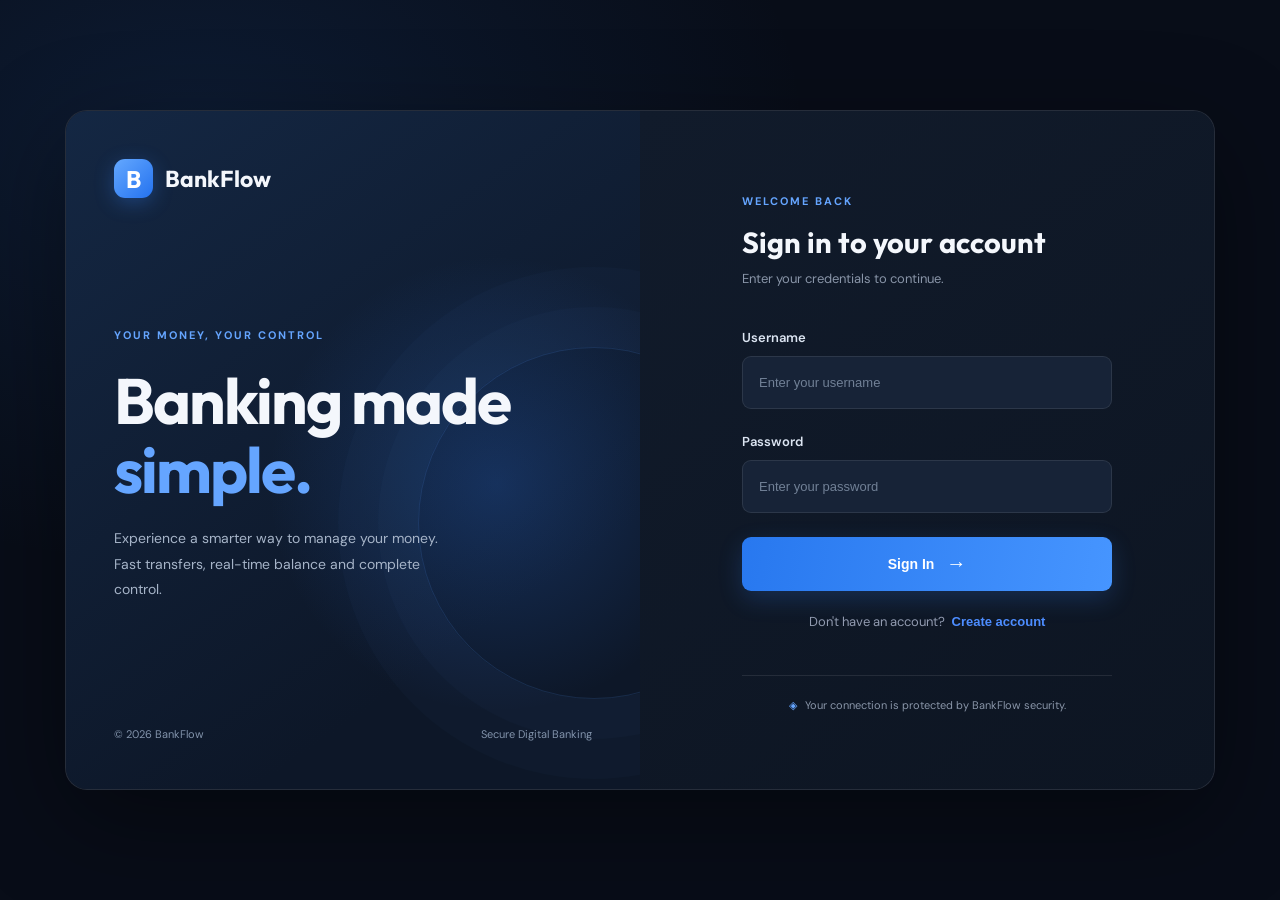
<file: Front-End/index.html>
<!DOCTYPE html>
<html lang="en">
<head>
    <meta charset="UTF-8">
    <meta name="viewport" content="width=device-width, initial-scale=1.0">
    <title>BankFlow | Digital Banking</title>

    <link rel="stylesheet" href="css/style.css">
    <script src="js/app.js" defer></script>
</head>
<body>

<main class="login-container">

    <!-- Left Side: Branding -->
    <section class="brand-section">

        <div class="brand-logo">
            <div class="logo-icon">B</div>
            <span>BankFlow</span>
        </div>

        <div class="brand-content">
            <span class="brand-tag">YOUR MONEY, YOUR CONTROL</span>

            <h1>
                Banking made<br>
                <span>simple.</span>
            </h1>

            <p>
                Experience a smarter way to manage your money.
                Fast transfers, real-time balance and complete control.
            </p>
        </div>

        <div class="brand-footer">
            <span>© 2026 BankFlow</span>
            <span>Secure Digital Banking</span>
        </div>

    </section>

    <!-- Right Side: Forms -->
    <section class="form-section">

        <div class="form-wrapper">

            <!-- LOGIN FORM -->
            <div id="loginView">

                <div class="welcome-text">
                    <span class="welcome-label">WELCOME BACK</span>
                    <h2>Sign in to your account</h2>
                    <p>Enter your credentials to continue.</p>
                </div>

                <form id="loginForm">

                    <div class="form-group">
                        <label for="username">Username</label>
                        <input
                            type="text"
                            id="username"
                            placeholder="Enter your username"
                            required
                        >
                    </div>

                    <div class="form-group">
                        <label for="password">Password</label>
                        <input
                            type="password"
                            id="password"
                            placeholder="Enter your password"
                            required
                        >
                    </div>

                    <button type="submit" id="loginButton">
                        Sign In
                        <span>→</span>
                    </button>

                    <p id="loginMessage"></p>

                </form>

                <p class="auth-switch">
                    Don't have an account?
                    <button type="button" id="showRegister">
                        Create account
                    </button>
                </p>

            </div>

            <!-- REGISTER FORM -->
            <div id="registerView" hidden>

                <div class="welcome-text">
                    <span class="welcome-label">JOIN BANKFLOW</span>
                    <h2>Create your account</h2>
                    <p>Start your smarter banking experience today.</p>
                </div>

                <form id="registerForm">

                    <div class="form-group">
                        <label for="fullName">Full Name</label>
                        <input
                            type="text"
                            id="fullName"
                            placeholder="Enter your full name"
                            required
                        >
                    </div>

                    <div class="form-group">
                        <label for="email">Email Address</label>
                        <input
                            type="email"
                            id="email"
                            placeholder="Enter your email"
                            required
                        >
                    </div>

                    <div class="form-group">
                        <label for="registerUsername">Username</label>
                        <input
                            type="text"
                            id="registerUsername"
                            placeholder="Choose a username"
                            required
                        >
                    </div>

                    <div class="form-group">
                        <label for="registerPassword">Password</label>
                        <input
                            type="password"
                            id="registerPassword"
                            placeholder="Create a password"
                            required
                            minlength="6"
                        >
                    </div>

                    <div class="form-group">
                        <label for="confirmPassword">Confirm Password</label>
                        <input
                            type="password"
                            id="confirmPassword"
                            placeholder="Confirm your password"
                            required
                            minlength="6"
                        >
                    </div>

                    <button type="submit" id="registerButton">
                        Create Account
                        <span>→</span>
                    </button>

                    <p id="registerMessage"></p>

                </form>

                <p class="auth-switch">
                    Already have an account?
                    <button type="button" id="showLogin">
                        Sign in
                    </button>
                </p>

            </div>

            <div class="security-note">
                <span>◈</span>
                Your connection is protected by BankFlow security.
            </div>

        </div>

    </section>

</main>

</body>
</html>
</file>
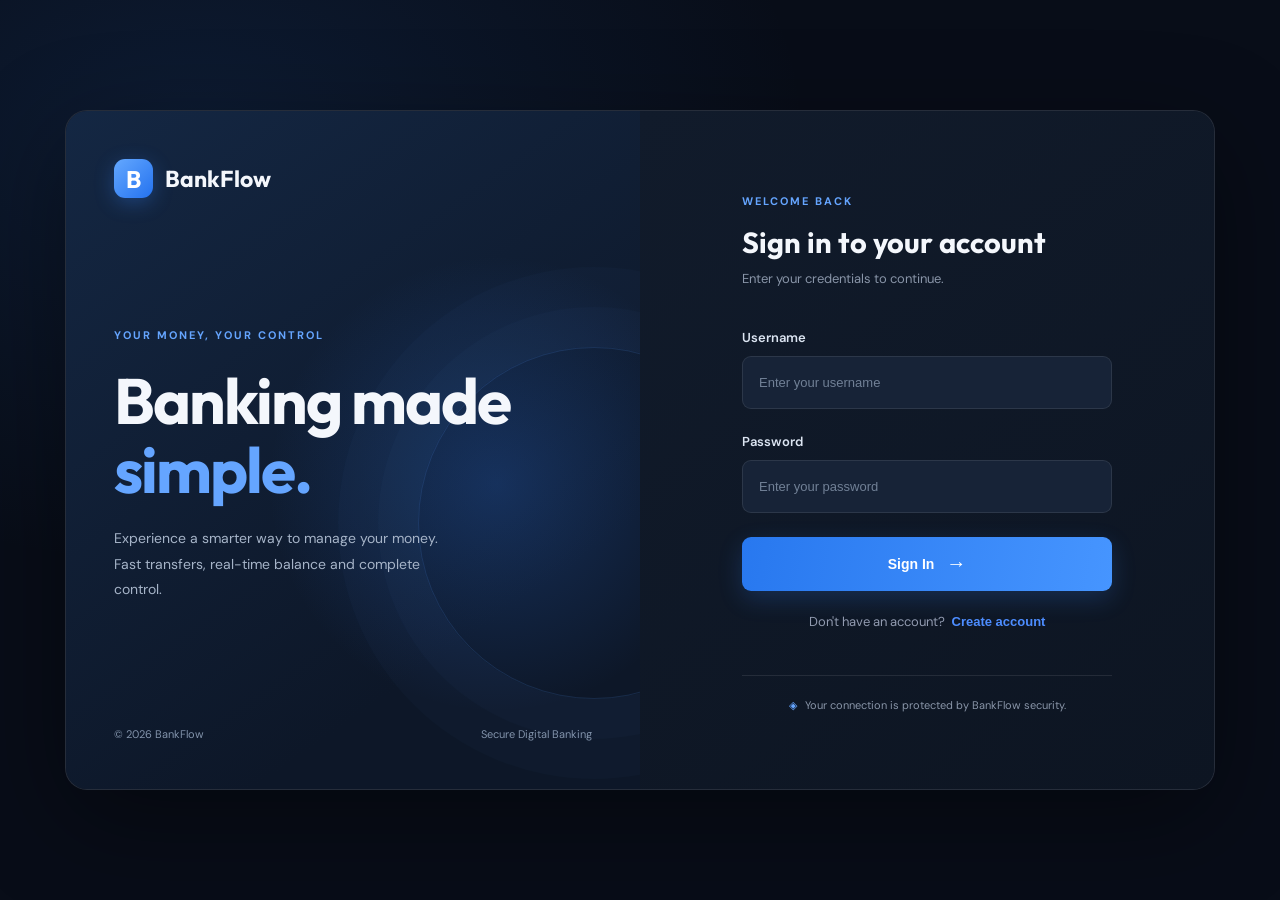
<file: Front-End/dashboard.html>
<!DOCTYPE html>
<html lang="en">

<head>
    <meta charset="UTF-8">
    <meta name="viewport" content="width=device-width, initial-scale=1.0">

    <title>BankFlow | Dashboard</title>

    <link rel="preconnect" href="https://fonts.googleapis.com">
    <link rel="preconnect" href="https://fonts.gstatic.com" crossorigin>

    <link href="https://fonts.googleapis.com/css2?family=DM+Sans:wght@400;500;600;700&family=Outfit:wght@400;500;600;700;800&display=swap" rel="stylesheet">

    <link rel="stylesheet" href="css/dashboard.css">

    <script src="js/rpc.js" defer></script>
    <script src="js/dashboard.js" defer></script>
</head>

<body>

<div id="dashboardView">

    <!-- SIDEBAR OVERLAY -->
    <div class="sidebar-overlay" id="sidebarOverlay"></div>


    <!-- SIDEBAR -->
    <aside class="sidebar" id="sidebar">

        <div class="sidebar-brand">

            <div class="brand-icon">B</div>

            <span>Bank<span class="blue-text">Flow</span></span>

            <button id="closeSidebar" class="close-sidebar">
                &times;
            </button>

        </div>


        <div class="sidebar-label">MAIN MENU</div>


        <nav class="sidebar-nav">

            <button class="nav-item active" data-page="dashboard">

                <span>◈</span>
                Dashboard

            </button>


            <button class="nav-item" id="navTransfer">

                <span>↗</span>
                Transfer Money

            </button>


            <button class="nav-item" data-page="transactions">

                <span>↕</span>
                Transactions

            </button>


            <div class="sidebar-label">RPC MANAGEMENT</div>


            <a href="rpc-monitor.html" class="nav-item">

                <span>⌁</span>
                RPC Monitor

            </a>


            <a href="rpc-methods.html" class="nav-item">

                <span>⌘</span>
                RPC Methods

            </a>

        </nav>


        <!-- SIDEBAR BOTTOM -->
        <div class="sidebar-bottom">

            <button id="sidebarLogout" class="sidebar-logout">
                ↗ Logout
            </button>

        </div>

    </aside>



    <!-- MAIN CONTENT -->
    <div class="dashboard-content">


        <!-- HEADER -->
        <header class="dashboard-header">

            <div class="header-left">

                <button id="menuToggle" class="menu-toggle">
                    ☰
                </button>

                <div class="dashboard-brand">

                    <div class="brand-icon">B</div>

                    <span>Bank<span class="blue-text">Flow</span></span>

                </div>

            </div>


            <div class="dashboard-user">

                <div class="user-avatar" id="userAvatar">U</div>

                <div class="user-info">

                    <strong id="dashboardUsername">User</strong>

                    <span>Personal Account</span>

                </div>

                <button id="logoutButton" class="logout-button">
                    Logout ↗
                </button>

            </div>

        </header>



        <!-- DASHBOARD PAGE -->
        <main class="dashboard-main" id="dashboardPage">


            <!-- WELCOME -->
            <section class="dashboard-welcome">

                <div>

                    <p class="dashboard-label">OVERVIEW</p>

                    <h1>
                        Welcome back,
                        <span id="welcomeName">User</span>
                    </h1>

                    <p>
                        Here's what's happening with your money today.
                    </p>

                </div>


                <div class="status-badge">

                    <span></span>
                    Account Active

                </div>

            </section>



            <!-- BALANCE -->
            <section class="balance-card">


                <div class="balance-top">

                    <span>Total Balance</span>

                    <span class="balance-icon">◈</span>

                </div>


                <h2 id="accountBalance">
                    0.00 <small>MAD</small>
                </h2>


                <div class="account-details">

                    <div>

                        <span>ACCOUNT NUMBER</span>

                        <strong id="accountNumber">
                            Loading...
                        </strong>

                    </div>


                    <span class="account-type">
                        BANKFLOW • STANDARD
                    </span>

                </div>

            </section>



            <!-- QUICK ACTIONS -->
            <section class="quick-actions">

                <h2>Quick Actions</h2>


                <div class="actions-grid">


                    <button class="action-card" id="showTransfer">

                        <span>↗</span>

                        <strong>Transfer</strong>

                        <small>Send money</small>

                    </button>



                    <button class="action-card" id="showTransactions">

                        <span>↕</span>

                        <strong>History</strong>

                        <small>View activity</small>

                    </button>



                    <button class="action-card" id="refreshBalance">

                        <span>⟳</span>

                        <strong>Refresh</strong>

                        <small>Update balance</small>

                    </button>


                </div>

            </section>



            <!-- TRANSACTIONS -->
            <section class="transactions-section" id="transactionsSection">


                <div class="section-heading">

                    <div>

                        <p class="dashboard-label">ACTIVITY</p>

                        <h2>Recent Transactions</h2>

                    </div>


                    <span class="view-all">
                        Latest activity
                    </span>

                </div>



                <div id="transactionsList" class="transactions-list">

                    <p class="empty-transactions">
                        Your transactions will appear here.
                    </p>

                </div>

            </section>


        </main>

    </div>

</div>



<!-- TRANSFER MONEY MODAL -->
<div class="modal-overlay" id="transferModal">


    <div class="transfer-modal">


        <div class="modal-header">

            <div>

                <h2>Transfer Money</h2>

                <p>
                    Send money securely to another account.
                </p>

            </div>


            <button
                type="button"
                id="closeTransfer"
                class="close-modal">

                &times;

            </button>

        </div>



        <form id="transferForm">


            <div class="form-group">

                <label for="receiverAccount">
                    Receiver Account Number
                </label>


                <input
                    type="text"
                    id="receiverAccount"
                    placeholder="Example: BA1002"
                    required
                >

            </div>



            <div class="form-group">

                <label for="transferAmount">
                    Amount (MAD)
                </label>


                <input
                    type="number"
                    id="transferAmount"
                    placeholder="Enter amount"
                    min="0.01"
                    step="0.01"
                    required
                >

            </div>



            <p id="transferMessage"></p>


            <button type="submit" id="transferSubmit">
                Confirm Transfer
            </button>


        </form>

    </div>

</div>


</body>
</html>
</file>
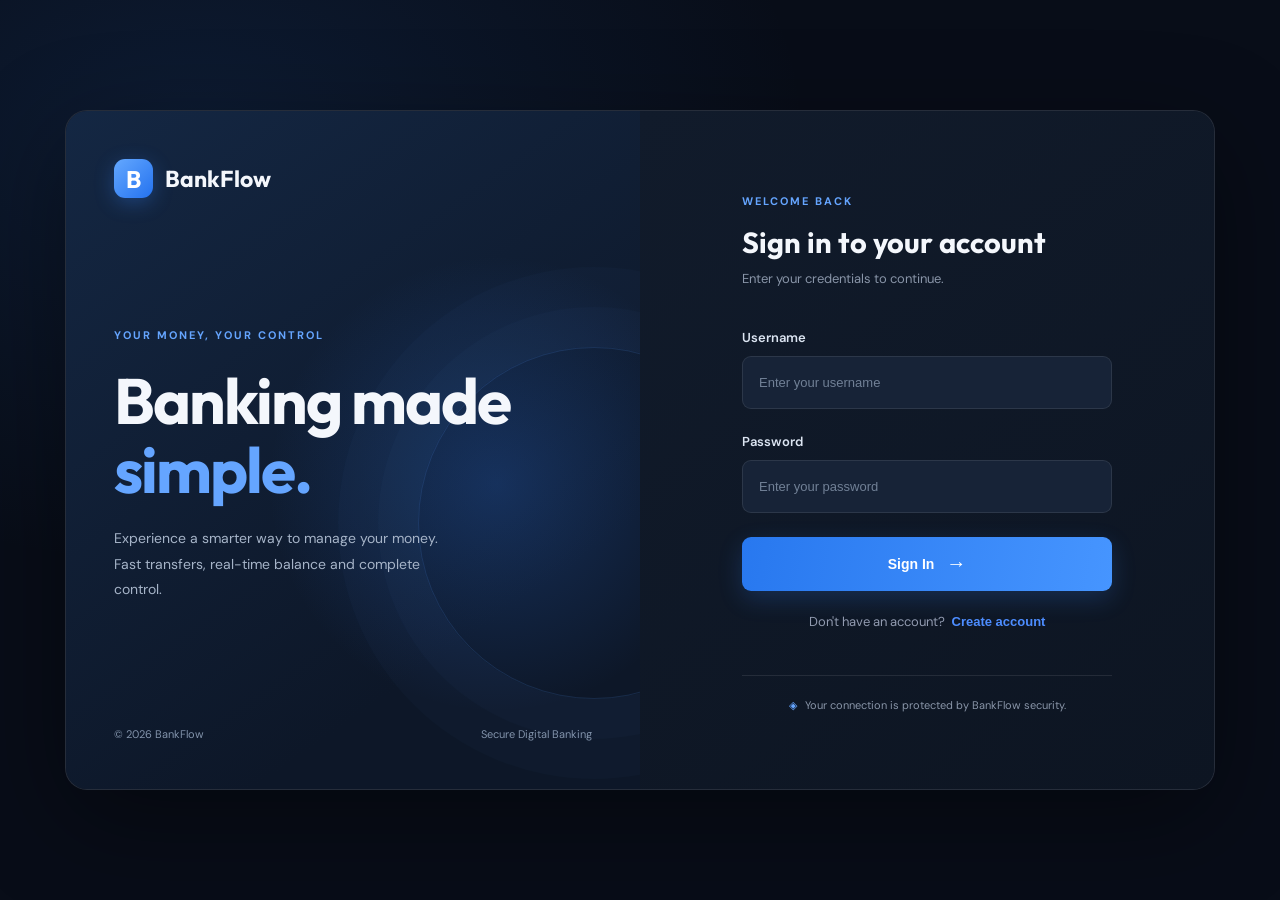
<file: Front-End/rpc-methods.html>
<!DOCTYPE html>
<html lang="en">

<head>
    <meta charset="UTF-8">
    <meta name="viewport" content="width=device-width, initial-scale=1.0">

    <title>BankFlow | RPC Methods</title>

    <link rel="preconnect" href="https://fonts.googleapis.com">
    <link rel="preconnect" href="https://fonts.gstatic.com" crossorigin>

    <link href="https://fonts.googleapis.com/css2?family=DM+Sans:wght@400;500;600;700&family=Outfit:wght@400;500;600;700;800&display=swap" rel="stylesheet">

    <link rel="stylesheet" href="css/dashboard.css">
    <link rel="stylesheet" href="css/rpc-monitor.css">
    <link rel="stylesheet" href="css/rpc-methods.css">

    <script src="js/rpc.js" defer></script>
    <script src="js/rpc-methods.js" defer></script>
</head>

<body>

<div id="dashboardView">

    <!-- SIDEBAR -->
    <aside class="sidebar" id="sidebar">

        <div class="sidebar-brand">

            <div class="brand-icon">B</div>

            <span>Bank<span class="blue-text">Flow</span></span>

            <button id="closeSidebar" class="close-sidebar">
                &times;
            </button>

        </div>

        <div class="sidebar-label">MAIN MENU</div>

        <nav class="sidebar-nav">

            <a href="dashboard.html" class="nav-item">
                <span>◈</span>
                Dashboard
            </a>

            <a href="dashboard.html" class="nav-item">
                <span>↗</span>
                Transfer Money
            </a>

            <a href="dashboard.html" class="nav-item">
                <span>↕</span>
                Transactions
            </a>

            <div class="sidebar-label">RPC MANAGEMENT</div>

            <a href="rpc-monitor.html" class="nav-item">
                <span>⌁</span>
                RPC Monitor
            </a>

            <a href="rpc-methods.html" class="nav-item active">
                <span>⌘</span>
                RPC Methods
            </a>

        </nav>

        <div class="sidebar-bottom">

            <button id="sidebarLogout" class="sidebar-logout">
                ↗ Logout
            </button>

        </div>

    </aside>


    <!-- MAIN CONTENT -->
    <div class="dashboard-content">

        <!-- HEADER -->
        <header class="dashboard-header">

            <div class="header-left">

                <button id="menuToggle" class="menu-toggle">
                    ☰
                </button>

                <div class="dashboard-brand">

                    <div class="brand-icon">B</div>

                    <span>Bank<span class="blue-text">Flow</span></span>

                </div>

            </div>

            <div class="dashboard-user">

                <div class="user-avatar" id="userAvatar">U</div>

                <div class="user-info">

                    <strong id="dashboardUsername">User</strong>

                    <span>Personal Account</span>

                </div>

                <button id="logoutButton" class="logout-button">
                    Logout ↗
                </button>

            </div>

        </header>


        <!-- RPC METHODS CONTENT -->
        <main class="rpc-methods-main">

            <section class="methods-heading">

                <div>

                    <p class="dashboard-label">RPC MANAGEMENT</p>

                    <h1>RPC Methods Explorer</h1>

                    <p>
                        Explore the remote procedures exposed by the BankFlow server.
                    </p>

                </div>

                <div class="methods-version">
                    JSON-RPC 2.0
                </div>

            </section>


            <!-- CONNECTION INFORMATION -->
            <section class="methods-info-grid">

                <div class="method-info-card">

                    <span>PROTOCOL</span>

                    <strong>JSON-RPC 2.0</strong>

                </div>

                <div class="method-info-card">

                    <span>TRANSPORT</span>

                    <strong>HTTP POST</strong>

                </div>

                <div class="method-info-card">

                    <span>ENDPOINT</span>

                    <strong>/rpc</strong>

                </div>

                <div class="method-info-card">

                    <span>AVAILABLE METHODS</span>

                    <strong>7 Methods</strong>

                </div>

            </section>


            <!-- INTRODUCTION -->
            <section class="methods-introduction">

                <div class="methods-intro-icon">⌘</div>

                <div>

                    <h2>Remote Procedure Catalog</h2>

                    <p>
                        Each method represents an operation that a client
                        can request from the remote BankFlow server.
                        Requests are sent using JSON-RPC 2.0 over HTTP.
                    </p>

                </div>

            </section>


            <!-- METHODS LIST -->
            <section class="methods-section">

                <div class="methods-section-heading">

                    <div>

                        <p class="dashboard-label">SERVER API</p>

                        <h2>Available Procedures</h2>

                    </div>

                    <span>7 Remote Methods</span>

                </div>


                <div class="methods-grid" id="methodsGrid">


                    <!-- LOGIN -->
                    <article class="method-card">

                        <div class="method-card-top">

                            <span class="method-category auth">
                                AUTHENTICATION
                            </span>

                            <span class="method-number">01</span>

                        </div>

                        <h3>login</h3>

                        <p>
                            Authenticates a user and creates a server session.
                        </p>

                        <div class="method-meta">
                            <span>Parameters: 2</span>
                            <span>Session Required: No</span>
                        </div>

                        <button class="method-view-button" data-method="login">
                            View Documentation →
                        </button>

                    </article>


                    <!-- REGISTER -->
                    <article class="method-card">

                        <div class="method-card-top">

                            <span class="method-category auth">
                                AUTHENTICATION
                            </span>

                            <span class="method-number">02</span>

                        </div>

                        <h3>register</h3>

                        <p>
                            Creates a new user account and associated bank account.
                        </p>

                        <div class="method-meta">
                            <span>Parameters: 4</span>
                            <span>Session Required: No</span>
                        </div>

                        <button class="method-view-button" data-method="register">
                            View Documentation →
                        </button>

                    </article>


                    <!-- GET MY ACCOUNT -->
                    <article class="method-card">

                        <div class="method-card-top">

                            <span class="method-category account">
                                ACCOUNT
                            </span>

                            <span class="method-number">03</span>

                        </div>

                        <h3>getMyAccount</h3>

                        <p>
                            Retrieves the authenticated user's account information.
                        </p>

                        <div class="method-meta">
                            <span>Parameters: 0</span>
                            <span>Session Required: Yes</span>
                        </div>

                        <button class="method-view-button" data-method="getMyAccount">
                            View Documentation →
                        </button>

                    </article>


                    <!-- GET BALANCE -->
                    <article class="method-card">

                        <div class="method-card-top">

                            <span class="method-category account">
                                ACCOUNT
                            </span>

                            <span class="method-number">04</span>

                        </div>

                        <h3>getBalance</h3>

                        <p>
                            Retrieves the balance of an account owned by the user.
                        </p>

                        <div class="method-meta">
                            <span>Parameters: 1</span>
                            <span>Session Required: Yes</span>
                        </div>

                        <button class="method-view-button" data-method="getBalance">
                            View Documentation →
                        </button>

                    </article>


                    <!-- TRANSFER -->
                    <article class="method-card">

                        <div class="method-card-top">

                            <span class="method-category banking">
                                BANKING
                            </span>

                            <span class="method-number">05</span>

                        </div>

                        <h3>transferMoney</h3>

                        <p>
                            Transfers money between two bank accounts.
                        </p>

                        <div class="method-meta">
                            <span>Parameters: 3</span>
                            <span>Session Required: Yes</span>
                        </div>

                        <button class="method-view-button" data-method="transferMoney">
                            View Documentation →
                        </button>

                    </article>


                    <!-- TRANSACTIONS -->
                    <article class="method-card">

                        <div class="method-card-top">

                            <span class="method-category banking">
                                BANKING
                            </span>

                            <span class="method-number">06</span>

                        </div>

                        <h3>getTransactions</h3>

                        <p>
                            Retrieves the transaction history of an account.
                        </p>

                        <div class="method-meta">
                            <span>Parameters: 1</span>
                            <span>Session Required: Yes</span>
                        </div>

                        <button class="method-view-button" data-method="getTransactions">
                            View Documentation →
                        </button>

                    </article>


                    <!-- LOGOUT -->
                    <article class="method-card">

                        <div class="method-card-top">

                            <span class="method-category auth">
                                AUTHENTICATION
                            </span>

                            <span class="method-number">07</span>

                        </div>

                        <h3>logout</h3>

                        <p>
                            Invalidates the current user session on the server.
                        </p>

                        <div class="method-meta">
                            <span>Parameters: 0</span>
                            <span>Session Required: Yes</span>
                        </div>

                        <button class="method-view-button" data-method="logout">
                            View Documentation →
                        </button>

                    </article>


                </div>

            </section>


            <!-- METHOD DETAILS -->
            <section class="method-details-panel" id="methodDetailsPanel" hidden>

                <div class="method-details-header">

                    <div>

                        <p class="dashboard-label">METHOD DOCUMENTATION</p>

                        <h2 id="methodDetailsTitle">Method Name</h2>

                    </div>

                    <button id="closeMethodDetails">
                        &times;
                    </button>

                </div>

                <p id="methodDetailsDescription"></p>

                <h3>Parameters</h3>

                <div id="methodParameters"></div>

                <h3>JSON Request Example</h3>

                <pre><code id="methodRequestExample"></code></pre>

                <h3>JSON Response Example</h3>

                <pre><code id="methodResponseExample"></code></pre>

            </section>


            <!-- JSON-RPC STRUCTURE -->
            <section class="jsonrpc-explanation">

                <p class="dashboard-label">UNDER THE HOOD</p>

                <h2>JSON-RPC 2.0 Request Structure</h2>

                <p>
                    Every remote call follows a standardized JSON structure.
                </p>

                <pre><code>{
    "jsonrpc": "2.0",
    "method": "getMyAccount",
    "params": {},
    "id": "123"
}</code></pre>

                <div class="jsonrpc-fields">

                    <div>
                        <strong>jsonrpc</strong>
                        <span>Protocol version</span>
                    </div>

                    <div>
                        <strong>method</strong>
                        <span>Remote procedure name</span>
                    </div>

                    <div>
                        <strong>params</strong>
                        <span>Method arguments</span>
                    </div>

                    <div>
                        <strong>id</strong>
                        <span>Request identifier</span>
                    </div>

                </div>

            </section>

        </main>

    </div>

</div>

</body>
</html>
</file>
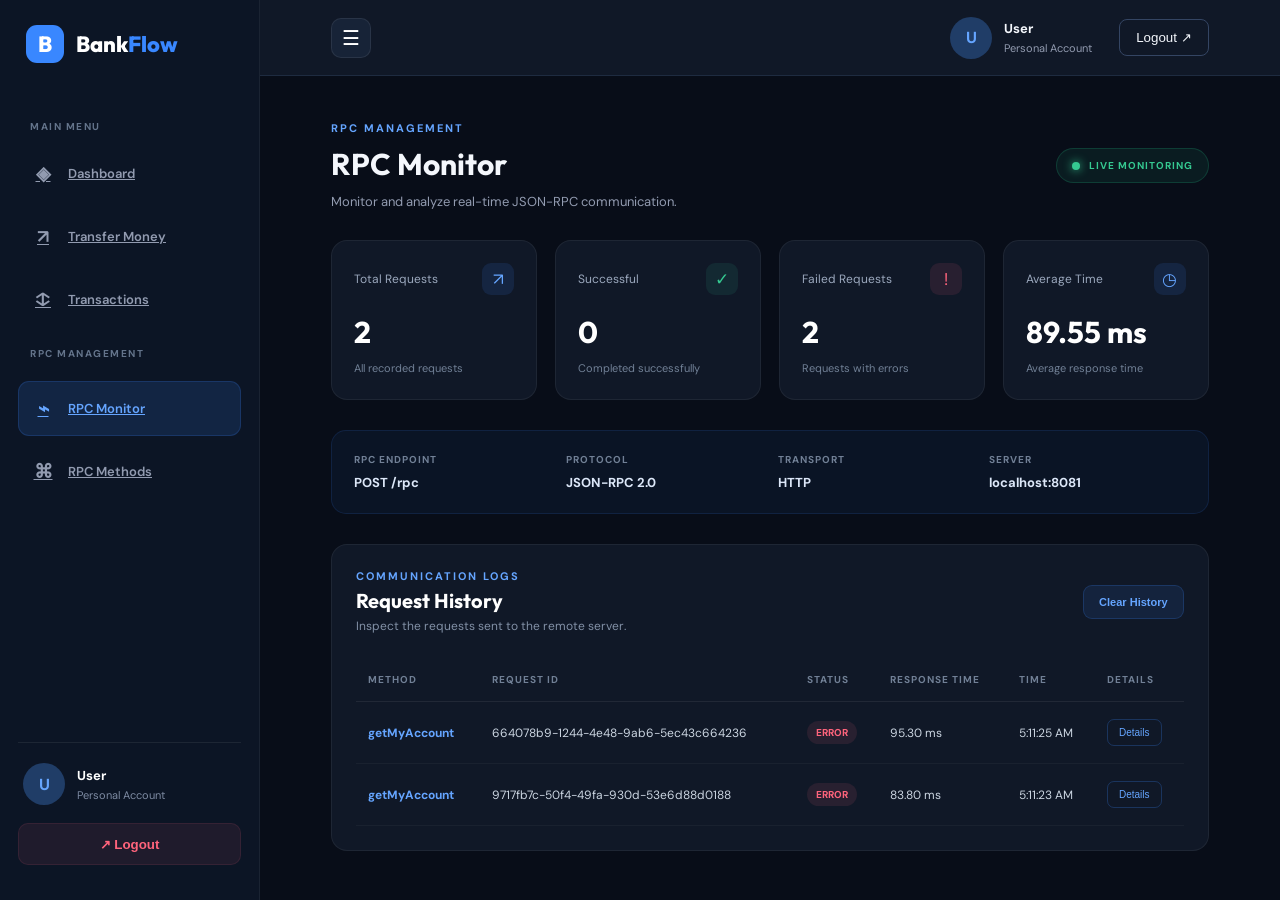
<file: Front-End/rpc-monitor.html>
<!DOCTYPE html>
<html lang="en">

<head>
    <meta charset="UTF-8">
    <meta name="viewport" content="width=device-width, initial-scale=1.0">

    <title>BankFlow | RPC Monitor</title>

    <link rel="preconnect" href="https://fonts.googleapis.com">
    <link rel="preconnect" href="https://fonts.gstatic.com" crossorigin>

    <link href="https://fonts.googleapis.com/css2?family=DM+Sans:wght@400;500;600;700&family=Outfit:wght@400;500;600;700;800&display=swap" rel="stylesheet">

    <link rel="stylesheet" href="css/dashboard.css">
    <link rel="stylesheet" href="css/rpc-monitor.css">

    <script src="js/rpc.js" defer></script>
    <script src="js/rpc-monitor.js" defer></script>
</head>

<body>

<div id="dashboardView">

    <!-- SIDEBAR OVERLAY -->
    <div class="sidebar-overlay" id="sidebarOverlay"></div>

    <!-- SIDEBAR -->
    <aside class="sidebar" id="sidebar">

        <div class="sidebar-brand">
            <div class="brand-icon">B</div>
            <span>Bank<span class="blue-text">Flow</span></span>

            <button id="closeSidebar" class="close-sidebar">&times;</button>
        </div>

        <div class="sidebar-label">MAIN MENU</div>

        <nav class="sidebar-nav">

            <a href="dashboard.html" class="nav-item">
                <span>◈</span>
                Dashboard
            </a>

            <a href="dashboard.html" class="nav-item">
                <span>↗</span>
                Transfer Money
            </a>

            <a href="dashboard.html" class="nav-item">
                <span>↕</span>
                Transactions
            </a>

            <div class="sidebar-label">RPC MANAGEMENT</div>

            <a href="rpc-monitor.html" class="nav-item active">
                <span>⌁</span>
                RPC Monitor
            </a>

            <a href="rpc-methods.html" class="nav-item">
                <span>⌘</span>
                RPC Methods
            </a>

        </nav>

        <div class="sidebar-bottom">

            <div class="sidebar-user">
                <div class="user-avatar" id="sidebarAvatar">U</div>

                <div>
                    <strong id="sidebarUsername">User</strong>
                    <small>Personal Account</small>
                </div>
            </div>

            <button id="sidebarLogout" class="sidebar-logout">
                ↗ Logout
            </button>

        </div>

    </aside>


    <!-- MAIN CONTENT -->
    <div class="dashboard-content">

        <!-- HEADER -->
        <header class="dashboard-header">

            <div class="header-left">

                <button id="menuToggle" class="menu-toggle">☰</button>

                <div class="dashboard-brand">
                    <div class="brand-icon">B</div>
                    <span>Bank<span class="blue-text">Flow</span></span>
                </div>

            </div>

            <div class="dashboard-user">

                <div class="user-avatar" id="userAvatar">U</div>

                <div class="user-info">
                    <strong id="dashboardUsername">User</strong>
                    <span>Personal Account</span>
                </div>

                <button id="logoutButton" class="logout-button">
                    Logout ↗
                </button>

            </div>

        </header>


        <!-- RPC MONITOR -->
        <main class="dashboard-main rpc-main">

            <!-- PAGE TITLE -->
            <section class="dashboard-welcome">

                <div>
                    <p class="dashboard-label">RPC MANAGEMENT</p>

                    <h1>RPC Monitor</h1>

                    <p>
                        Monitor and analyze real-time JSON-RPC communication.
                    </p>
                </div>

                <div class="rpc-live-status">
                    <span></span>
                    LIVE MONITORING
                </div>

            </section>


            <!-- STATISTICS -->
            <section class="rpc-stats">

                <div class="rpc-stat-card">
                    <div class="rpc-stat-top">
                        <span>Total Requests</span>
                        <span class="rpc-stat-icon">↗</span>
                    </div>

                    <h2 id="rpcTotalRequests">0</h2>
                    <small>All recorded requests</small>
                </div>


                <div class="rpc-stat-card">
                    <div class="rpc-stat-top">
                        <span>Successful</span>
                        <span class="rpc-stat-icon success-icon">✓</span>
                    </div>

                    <h2 id="rpcSuccessRequests">0</h2>
                    <small>Completed successfully</small>
                </div>


                <div class="rpc-stat-card">
                    <div class="rpc-stat-top">
                        <span>Failed Requests</span>
                        <span class="rpc-stat-icon error-icon">!</span>
                    </div>

                    <h2 id="rpcFailedRequests">0</h2>
                    <small>Requests with errors</small>
                </div>


                <div class="rpc-stat-card">
                    <div class="rpc-stat-top">
                        <span>Average Time</span>
                        <span class="rpc-stat-icon">◷</span>
                    </div>

                    <h2 id="rpcAverageTime">0 ms</h2>
                    <small>Average response time</small>
                </div>

            </section>


            <!-- CONNECTION INFORMATION -->
            <section class="rpc-connection-card">

                <div>
                    <span class="rpc-connection-label">RPC ENDPOINT</span>
                    <strong>POST /rpc</strong>
                </div>

                <div>
                    <span class="rpc-connection-label">PROTOCOL</span>
                    <strong>JSON-RPC 2.0</strong>
                </div>

                <div>
                    <span class="rpc-connection-label">TRANSPORT</span>
                    <strong>HTTP</strong>
                </div>

                <div>
                    <span class="rpc-connection-label">SERVER</span>
                    <strong>localhost:8081</strong>
                </div>

            </section>


            <!-- REQUEST HISTORY -->
            <section class="rpc-monitor-panel">

                <div class="rpc-panel-header">

                    <div>
                        <p class="dashboard-label">COMMUNICATION LOGS</p>
                        <h2>Request History</h2>
                        <p>Inspect the requests sent to the remote server.</p>
                    </div>

                    <button id="clearRpcLogs" class="rpc-clear-button">
                        Clear History
                    </button>

                </div>


                <!-- TABLE -->
                <div class="rpc-table-wrapper">

                    <table class="rpc-table">

                        <thead>
                            <tr>
                                <th>METHOD</th>
                                <th>REQUEST ID</th>
                                <th>STATUS</th>
                                <th>RESPONSE TIME</th>
                                <th>TIME</th>
                                <th>DETAILS</th>
                            </tr>
                        </thead>

                        <tbody id="rpcLogsList">

                            <tr>
                                <td colspan="6" class="rpc-empty">
                                    No RPC requests recorded yet.
                                </td>
                            </tr>

                        </tbody>

                    </table>

                </div>

            </section>


            <!-- REQUEST DETAILS -->
            <section class="rpc-details-panel" id="rpcDetailsPanel" hidden>

                <div class="rpc-panel-header">

                    <div>
                        <p class="dashboard-label">REQUEST INSPECTOR</p>
                        <h2>Request Details</h2>
                    </div>

                    <button id="closeRpcDetails" class="rpc-clear-button">
                        Close
                    </button>

                </div>

                <div class="rpc-details-grid">

                    <div class="rpc-json-box">
                        <h3>Request</h3>
                        <pre id="rpcRequestDetails"></pre>
                    </div>

                    <div class="rpc-json-box">
                        <h3>Response</h3>
                        <pre id="rpcResponseDetails"></pre>
                    </div>

                </div>

            </section>

        </main>

    </div>

</div>

</body>
</html>
</file>
<file: Front-End/css/style.css>
@import url('https://fonts.googleapis.com/css2?family=DM+Sans:wght@400;500;600;700&family=Outfit:wght@400;500;600;700;800&display=swap');

:root {
    --background: #080D18;
    --surface: #101827;
    --surface-light: #172337;
    --primary: #3987FF;
    --primary-light: #65A5FF;
    --text: #F4F7FC;
    --muted: #8995A8;
    --border: rgba(255, 255, 255, 0.09);
}

* {
    margin: 0;
    padding: 0;
    box-sizing: border-box;
}

body {
    min-height: 100vh;
    background:
        radial-gradient(ellipse at 15% 15%, rgba(35, 91, 170, 0.18), transparent 40%),
        var(--background);
    color: var(--text);
    font-family: 'DM Sans', sans-serif;
    display: flex;
    justify-content: center;
    align-items: center;
    padding: 35px;
}

.login-container {
    width: 100%;
    max-width: 1150px;
    min-height: 680px;
    display: grid;
    grid-template-columns: 1fr 1fr;
    background: var(--surface);
    border: 1px solid var(--border);
    border-radius: 22px;
    overflow: hidden;
    box-shadow: 0 30px 100px rgba(0, 0, 0, 0.4);
}

/* BRAND SECTION */

.brand-section {
    padding: 48px;
    display: flex;
    flex-direction: column;
    justify-content: space-between;
    position: relative;
    overflow: hidden;
    background:
        radial-gradient(circle at 75% 55%, rgba(46, 119, 235, 0.25), transparent 40%),
        linear-gradient(145deg, #142743, #0D1728 75%);
}

.brand-section::before {
    content: "";
    position: absolute;
    width: 350px;
    height: 350px;
    border: 1px solid rgba(88, 157, 255, 0.15);
    border-radius: 50%;
    right: -130px;
    bottom: 90px;
    box-shadow:
        0 0 0 40px rgba(88, 157, 255, 0.025),
        0 0 0 80px rgba(88, 157, 255, 0.025);
}

.brand-logo {
    display: flex;
    align-items: center;
    gap: 12px;
    font-family: 'Outfit', sans-serif;
    font-size: 23px;
    font-weight: 700;
    z-index: 1;
}

.logo-icon {
    width: 39px;
    height: 39px;
    background: linear-gradient(135deg, #64A8FF, #2472EF);
    border-radius: 11px;
    display: flex;
    justify-content: center;
    align-items: center;
    font-size: 24px;
    color: white;
    box-shadow: 0 5px 20px rgba(57, 135, 255, 0.3);
}

.brand-content {
    max-width: 430px;
    z-index: 1;
}

.brand-tag,
.welcome-label {
    font-size: 11px;
    font-weight: 700;
    letter-spacing: 2px;
    color: var(--primary-light);
}

.brand-content h1 {
    font-family: 'Outfit', sans-serif;
    font-size: clamp(45px, 5vw, 65px);
    line-height: 1.08;
    margin: 22px 0;
    letter-spacing: -2px;
}

.brand-content h1 span {
    color: var(--primary-light);
}

.brand-content p {
    color: #A6B4C8;
    line-height: 1.8;
    font-size: 14px;
    max-width: 350px;
}

.brand-footer {
    display: flex;
    justify-content: space-between;
    color: #8293AB;
    font-size: 11px;
    z-index: 1;
}

/* FORM SECTION */

.form-section {
    display: flex;
    justify-content: center;
    align-items: center;
    padding: 55px;
    background: linear-gradient(145deg, #111B2B, #0D1522);
}

.form-wrapper {
    width: 100%;
    max-width: 370px;
}

.welcome-text {
    margin-bottom: 42px;
}

.welcome-text h2 {
    font-family: 'Outfit', sans-serif;
    font-size: 29px;
    margin: 14px 0 9px;
}

.welcome-text p {
    color: var(--muted);
    font-size: 13px;
}

.form-group {
    margin-bottom: 24px;
}

.form-group label {
    display: block;
    margin-bottom: 10px;
    font-size: 13px;
    font-weight: 600;
    color: #DCE5F2;
}

.form-group input {
    width: 100%;
    height: 53px;
    padding: 0 16px;
    background: #172337;
    border: 1px solid var(--border);
    border-radius: 9px;
    color: white;
    font-size: 13px;
    outline: none;
    transition: 0.25s;
}

.form-group input::placeholder {
    color: #718096;
}

.form-group input:focus {
    border-color: var(--primary);
    box-shadow: 0 0 0 3px rgba(57, 135, 255, 0.12);
}

#loginButton {
    width: 100%;
    height: 54px;
    border: none;
    border-radius: 9px;
    background: linear-gradient(100deg, #2878EF, #4695FF);
    color: white;
    font-size: 14px;
    font-weight: 700;
    cursor: pointer;
    display: flex;
    align-items: center;
    justify-content: center;
    gap: 12px;
    transition: 0.25s;
    box-shadow: 0 8px 25px rgba(57, 135, 255, 0.2);
}

#loginButton span {
    font-size: 20px;
}

#loginButton:hover {
    transform: translateY(-2px);
    box-shadow: 0 12px 30px rgba(57, 135, 255, 0.35);
}

#loginButton:active {
    transform: translateY(0);
}

#loginMessage {
    margin-top: 15px;
    font-size: 13px;
    text-align: center;
}

.security-note {
    margin-top: 45px;
    padding-top: 22px;
    border-top: 1px solid var(--border);
    color: var(--muted);
    font-size: 11px;
    text-align: center;
}

.security-note span {
    color: var(--primary-light);
    margin-right: 5px;
}

/* RESPONSIVE */

@media (max-width: 800px) {
    body {
        padding: 15px;
    }

    .login-container {
        grid-template-columns: 1fr;
    }

    .brand-section {
        min-height: 300px;
        padding: 30px;
    }

    .brand-content h1 {
        font-size: 42px;
    }

    .brand-footer {
        margin-top: 40px;
    }

    .form-section {
        padding: 45px 30px;
    }
}

@media (max-width: 420px) {
    .brand-footer {
        flex-direction: column;
        gap: 8px;
    }

    .welcome-text h2 {
        font-size: 25px;
    }
}

[hidden] {
    display: none !important;
}

.auth-switch {
    margin-top: 22px;
    text-align: center;
    color: #929bb0;
    font-size: 13px;
}

.auth-switch button {
    background: none;
    border: none;
    color: #4d8dff;
    font-weight: 600;
    cursor: pointer;
    font-size: 13px;
    margin-left: 4px;
    transition: color 0.2s ease;
}

.auth-switch button:hover {
    color: #78aaff;
    text-decoration: underline;
}

/* Register form spacing */

#registerForm {
    display: flex;
    flex-direction: column;
    gap: 14px;
}

#registerForm .form-group {
    margin-bottom: 0;
}

#registerForm input {
    width: 100%;
    box-sizing: border-box;
}

/* Register page scrolling */
#registerButton {
    width: 100%;
    height: 54px;
    border: none;
    border-radius: 9px;
    background: linear-gradient(100deg, #2878EF, #4695FF);
    color: white;
    font-size: 14px;
    font-weight: 700;
    cursor: pointer;
    display: flex;
    align-items: center;
    justify-content: center;
    gap: 12px;
    box-shadow: 0 8px 25px rgba(57, 135, 255, 0.2);
}

#registerButton span {
    font-size: 20px;
}

#registerButton:hover {
    transform: translateY(-2px);
    box-shadow: 0 12px 30px rgba(57, 135, 255, 0.35);
}

#registerButton:active {
    transform: translateY(0);
}
#registerMessage {
    margin-top: 15px;
    font-size: 13px;
    text-align: center;
}
#registerView {
    max-height: 75vh;
    overflow-y: auto;
    padding-right: 8px;
}

#registerView::-webkit-scrollbar {
    width: 5px;
}

#registerView::-webkit-scrollbar-thumb {
    background: #344563;
    border-radius: 10px;
}

/* Smooth button interaction */

.form-section button {
    transition: all 0.25s ease;
}

/* Responsive */

@media (max-width: 768px) {

    .login-container {
        min-height: 100vh;
    }

    .brand-section {
        display: none;
    }

    .form-section {
        width: 100%;
        padding: 25px;
    }

    #registerView {
        max-height: none;
        overflow-y: visible;
    }

}
</file>
<file: Front-End/css/dashboard.css>
/* =================================
   BANKFLOW DASHBOARD
================================= */

:root {
    --background: #080D18;
    --surface: #101827;
    --surface-light: #172337;
    --primary: #3987FF;
    --primary-light: #65A5FF;
    --text: #F4F7FC;
    --muted: #929BB0;
    --border: #1E2B40;
    --success: #42D99B;
}

* {
    margin: 0;
    padding: 0;
    box-sizing: border-box;
}

body {
    min-height: 100vh;
    background: var(--background);
    color: var(--text);
    font-family: 'DM Sans', sans-serif;
}

/* HEADER */

.dashboard-header {
    min-height: 76px;
    padding: 0 7%;
    display: flex;
    justify-content: space-between;
    align-items: center;
    background: var(--surface);
    border-bottom: 1px solid var(--border);
}

.dashboard-brand {
    display: flex;
    align-items: center;
    gap: 12px;
    font-family: 'Outfit', sans-serif;
    font-size: 23px;
    font-weight: 800;
}

.brand-icon {
    width: 40px;
    height: 40px;
    display: grid;
    place-items: center;
    background: var(--primary);
    border-radius: 11px;
}

.blue-text {
    color: var(--primary-light);
}

.dashboard-user {
    display: flex;
    align-items: center;
    gap: 12px;
}

.user-avatar {
    width: 42px;
    height: 42px;
    display: grid;
    place-items: center;
    border-radius: 50%;
    background: #203D67;
    color: var(--primary-light);
    font-weight: 700;
}

.user-info {
    display: flex;
    flex-direction: column;
    gap: 4px;
}

.user-info strong {
    font-size: 13px;
}

.user-info span {
    color: var(--muted);
    font-size: 11px;
}

.logout-button {
    margin-left: 15px;
    padding: 10px 16px;
    border: 1px solid #344563;
    border-radius: 8px;
    background: transparent;
    color: var(--text);
    cursor: pointer;
    transition: .2s;
}

.logout-button:hover {
    background: var(--surface-light);
    border-color: var(--primary);
}

/* MAIN CONTENT */

.dashboard-main {
    width: 86%;
    max-width: 1150px;
    margin: 45px auto;
}

/* WELCOME SECTION */

.dashboard-welcome {
    display: flex;
    justify-content: space-between;
    align-items: center;
    margin-bottom: 30px;
}

.dashboard-label {
    color: var(--primary-light);
    font-size: 11px;
    font-weight: 700;
    letter-spacing: 2px;
}

.dashboard-welcome h1 {
    margin: 10px 0;
    font-family: 'Outfit', sans-serif;
    font-size: 30px;
}

.dashboard-welcome h1 span {
    color: var(--primary-light);
}

.dashboard-welcome p:last-child {
    color: var(--muted);
    font-size: 13px;
}

.status-badge {
    padding: 9px 14px;
    border-radius: 20px;
    background: rgba(66, 217, 155, .08);
    color: var(--success);
    font-size: 12px;
}

.status-badge span {
    display: inline-block;
    width: 7px;
    height: 7px;
    margin-right: 6px;
    border-radius: 50%;
    background: var(--success);
}

/* BALANCE CARD */

.balance-card {
    padding: 30px;
    border-radius: 17px;
    background: linear-gradient(
        120deg,
        #1760BD,
        #3987FF 65%,
        #65A5FF
    );
    box-shadow: 0 15px 40px rgba(57, 135, 255, .15);
}

.balance-top {
    display: flex;
    justify-content: space-between;
    align-items: center;
    font-size: 14px;
}

.balance-icon {
    font-size: 27px;
}

.balance-card h2 {
    margin: 20px 0 35px;
    font-family: 'Outfit', sans-serif;
    font-size: 42px;
}

.balance-card h2 small {
    font-size: 15px;
    font-weight: 500;
}

.account-details {
    display: flex;
    justify-content: space-between;
    align-items: end;
    gap: 15px;
    padding-top: 18px;
    border-top: 1px solid rgba(255, 255, 255, .25);
}

.account-details div {
    display: flex;
    flex-direction: column;
    gap: 7px;
}

.account-details span {
    font-size: 10px;
    opacity: .75;
}

.account-details strong {
    font-size: 14px;
    letter-spacing: 1px;
}

/* QUICK ACTIONS */

.quick-actions {
    margin-top: 40px;
}

.quick-actions h2,
.transactions-section h2 {
    margin-bottom: 20px;
    font-family: 'Outfit', sans-serif;
    font-size: 20px;
}

.actions-grid {
    display: grid;
    grid-template-columns: repeat(3, 1fr);
    gap: 18px;
}

.action-card {
    display: flex;
    flex-direction: column;
    align-items: flex-start;
    gap: 9px;
    padding: 22px;
    border: 1px solid var(--border);
    border-radius: 13px;
    background: var(--surface);
    color: var(--text);
    cursor: pointer;
    transition: .25s;
}

.action-card:hover {
    transform: translateY(-3px);
    border-color: var(--primary);
    background: #142139;
}

.action-card > span {
    color: var(--primary-light);
    font-size: 25px;
}

.action-card strong {
    font-size: 14px;
}

.action-card small {
    color: var(--muted);
    font-size: 12px;
}

/* TRANSACTIONS */

.transactions-section {
    margin-top: 45px;
    padding: 25px;
    border: 1px solid var(--border);
    border-radius: 15px;
    background: var(--surface);
}

.section-heading {
    display: flex;
    justify-content: space-between;
    align-items: center;
}

.section-heading h2 {
    margin-top: 8px;
}

.view-all {
    color: var(--primary-light);
    font-size: 12px;
}

.empty-transactions {
    padding: 25px 0;
    color: var(--muted);
    text-align: center;
    font-size: 13px;
}

/* RESPONSIVE */

@media (max-width: 700px) {

    .dashboard-header {
        padding: 15px 5%;
    }

    .dashboard-main {
        width: 90%;
        margin: 30px auto;
    }

    .dashboard-welcome {
        align-items: flex-start;
        flex-direction: column;
        gap: 18px;
    }

    .dashboard-welcome h1 {
        font-size: 24px;
    }

    .balance-card {
        padding: 22px;
    }

    .balance-card h2 {
        font-size: 32px;
    }

    .actions-grid {
        grid-template-columns: 1fr;
    }

    .account-type,
    .user-info {
        display: none;
    }
}

/* ==============================
   TRANSACTION HISTORY
============================== */

.transaction-item {
    display: flex;
    justify-content: space-between;
    align-items: center;
    gap: 15px;
    padding: 18px 20px;
    margin-bottom: 12px;
    background: var(--surface-light);
    border: 1px solid rgba(255, 255, 255, 0.04);
    border-radius: 14px;
    transition: 0.25s ease;
}

.transaction-item:hover {
    transform: translateY(-2px);
    border-color: rgba(57, 135, 255, 0.35);
}

.transaction-info {
    display: flex;
    flex-direction: column;
    gap: 5px;
}

.transaction-info h4 {
    color: #ffffff;
    font-size: 14px;
    font-weight: 600;
}

.transaction-info p {
    color: #929bb0;
    font-size: 12px;
}

.transaction-info small {
    color: #68758d;
    font-size: 11px;
}

.transaction-incoming,
.transaction-outgoing {
    font-size: 14px;
    font-weight: 700;
    white-space: nowrap;
}

.transaction-incoming {
    color: #42d99b;
}

.transaction-outgoing {
    color: #ff647c;
}

@media (max-width: 480px) {
    .transaction-item {
        padding: 14px;
        gap: 8px;
    }

    .transaction-incoming,
    .transaction-outgoing {
        font-size: 12px;
    }
}
/* ==============================
   TRANSFER MONEY MODAL
============================== */

.modal-overlay {
    position: fixed;
    inset: 0;
    background: rgba(3, 8, 20, 0.78);
    backdrop-filter: blur(8px);
    display: none;
    justify-content: center;
    align-items: center;
    z-index: 1000;
    padding: 20px;
}

.modal-overlay.active {
    display: flex;
}

.transfer-modal {
    width: 100%;
    max-width: 440px;
    background: var(--surface);
    border: 1px solid rgba(255, 255, 255, 0.08);
    border-radius: 20px;
    padding: 30px;
    box-shadow: 0 25px 80px rgba(0, 0, 0, 0.45);
    animation: modalAppear 0.3s ease;
}

@keyframes modalAppear {
    from {
        opacity: 0;
        transform: translateY(15px) scale(0.97);
    }
    to {
        opacity: 1;
        transform: translateY(0) scale(1);
    }
}

.modal-header {
    display: flex;
    justify-content: space-between;
    align-items: flex-start;
    margin-bottom: 28px;
}

.modal-header h2 {
    color: #fff;
    font-size: 22px;
    margin-bottom: 7px;
}

.modal-header p {
    color: #929bb0;
    font-size: 13px;
}

.close-modal {
    background: var(--surface-light);
    border: none;
    color: #fff;
    width: 35px;
    height: 35px;
    border-radius: 10px;
    font-size: 23px;
    cursor: pointer;
}

.form-group {
    display: flex;
    flex-direction: column;
    gap: 9px;
    margin-bottom: 20px;
}

.form-group label {
    color: #c5cee0;
    font-size: 13px;
    font-weight: 600;
}

.form-group input {
    width: 100%;
    padding: 14px 16px;
    background: var(--surface-light);
    border: 1px solid rgba(255, 255, 255, 0.08);
    border-radius: 11px;
    color: #fff;
    font-size: 14px;
    outline: none;
    transition: 0.2s ease;
}

.form-group input:focus {
    border-color: var(--primary);
    box-shadow: 0 0 0 3px rgba(57, 135, 255, 0.12);
}

#transferSubmit {
    width: 100%;
    padding: 15px;
    background: var(--primary);
    color: #fff;
    border: none;
    border-radius: 11px;
    font-size: 14px;
    font-weight: 700;
    cursor: pointer;
    transition: 0.2s ease;
}

#transferSubmit:hover {
    filter: brightness(1.12);
    transform: translateY(-2px);
}

#transferMessage {
    font-size: 13px;
    margin-bottom: 15px;
    line-height: 1.5;
}

#transferMessage.success {
    color: #42d99b;
}

#transferMessage.error {
    color: #ff647c;
}

/* =================================
   BANKFLOW SIDEBAR NAVIGATION
================================= */

#dashboardView {
    display: flex;
    min-height: 100vh;
}

/* Sidebar */

.sidebar {
    position: fixed;
    top: 0;
    left: 0;
    width: 260px;
    height: 100vh;
    background: #0c1525;
    border-right: 1px solid rgba(255,255,255,0.06);
    display: flex;
    flex-direction: column;
    padding: 25px 18px;
    z-index: 1200;
    transition: transform 0.3s ease;
}

.sidebar-brand {
    display: flex;
    align-items: center;
    gap: 12px;
    color: #fff;
    font-family: 'Outfit', sans-serif;
    font-size: 22px;
    font-weight: 800;
    margin-bottom: 45px;
    padding-left: 8px;
}

.sidebar-brand .brand-icon {
    width: 38px;
    height: 38px;
    background: #3987ff;
    color: white;
    border-radius: 11px;
    display: grid;
    place-items: center;
}

.blue-text {
    color: #3987ff;
}

.close-sidebar {
    display: none;
    margin-left: auto;
    background: none;
    border: none;
    color: white;
    font-size: 27px;
    cursor: pointer;
}

/* Sidebar labels */

.sidebar-label {
    color: #64748b;
    font-size: 10px;
    font-weight: 700;
    letter-spacing: 1.5px;
    padding: 0 12px;
    margin-bottom: 13px;
    margin-top: 12px;
}

/* Navigation */

.sidebar-nav {
    display: flex;
    flex-direction: column;
    gap: 8px;
}

.nav-item {
    width: 100%;
    display: flex;
    align-items: center;
    gap: 14px;
    padding: 14px 13px;
    background: transparent;
    border: 1px solid transparent;
    border-radius: 11px;
    color: #929bb0;
    font-family: 'DM Sans', sans-serif;
    font-size: 13px;
    font-weight: 600;
    text-align: left;
    cursor: pointer;
    transition: 0.2s ease;
}

.nav-item span {
    width: 22px;
    font-size: 19px;
    text-align: center;
}

.nav-item:hover {
    background: rgba(57,135,255,0.08);
    color: white;
}

.nav-item.active {
    background: rgba(57,135,255,0.14);
    border-color: rgba(57,135,255,0.18);
    color: #65a5ff;
}

/* Sidebar bottom */

.sidebar-bottom {
    margin-top: auto;
    border-top: 1px solid rgba(255,255,255,0.07);
    padding-top: 20px;
}

.sidebar-user {
    display: flex;
    align-items: center;
    gap: 12px;
    margin-bottom: 18px;
    padding: 0 5px;
}

.sidebar-user strong {
    display: block;
    color: white;
    font-size: 13px;
}

.sidebar-user small {
    display: block;
    color: #7e8ba3;
    font-size: 11px;
    margin-top: 4px;
}

.sidebar-logout {
    width: 100%;
    padding: 12px;
    background: rgba(255,100,124,0.08);
    border: 1px solid rgba(255,100,124,0.1);
    border-radius: 10px;
    color: #ff647c;
    font-weight: 600;
    cursor: pointer;
}

/* Main content */

.dashboard-content {
    flex: 1;
    min-width: 0;
    margin-left: 260px;
    transition: margin-left 0.3s ease;
}

/* Header */

.dashboard-header {
    display: flex;
    align-items: center;
    justify-content: space-between;
}

.header-left {
    display: flex;
    align-items: center;
    gap: 15px;
}

.menu-toggle {
    width: 40px;
    height: 40px;
    border: 1px solid rgba(255,255,255,0.08);
    border-radius: 10px;
    background: var(--surface-light);
    color: white;
    font-size: 20px;
    cursor: pointer;
}

.menu-toggle:hover {
    border-color: var(--primary);
}

/* Hide duplicate brand in header on desktop */

.header-left .dashboard-brand {
    display: none;
}

/* Sidebar overlay */

.sidebar-overlay {
    display: none;
}

/* Navigation pages */

.navigation-page[hidden] {
    display: none !important;
}

/* =================================
   RESPONSIVE SIDEBAR
================================= */

@media (max-width: 900px) {

    .sidebar {
        transform: translateX(-100%);
    }

    .sidebar.open {
        transform: translateX(0);
    }

    .close-sidebar {
        display: block;
    }

    .dashboard-content {
        margin-left: 0;
    }

    .header-left .dashboard-brand {
        display: flex;
        align-items: center;
        gap: 10px;
        color: white;
        font-family: 'Outfit', sans-serif;
        font-size: 20px;
        font-weight: 800;
    }

    .sidebar-overlay.active {
        display: block;
        position: fixed;
        inset: 0;
        background: rgba(0,0,0,0.65);
        backdrop-filter: blur(3px);
        z-index: 1100;
    }
}

@media (max-width: 480px) {

    .dashboard-header {
        padding-left: 15px;
        padding-right: 15px;
    }

    .dashboard-user .user-info {
        display: none;
    }

    .dashboard-user .logout-button {
        display: none;
    }
}
/* Desktop sidebar collapse */
@media (min-width: 901px) {

    .sidebar.collapsed {
        transform: translateX(-100%);
    }

    .dashboard-content.sidebar-expanded {
        margin-left: 0;
    }
}
.sidebar-bottom {
    margin-top: auto;
    flex-shrink: 0;
    padding-bottom: 10px;
}

.sidebar-logout {
    display: block;
    width: 100%;
    min-height: 42px;
    margin-top: 15px;
    visibility: visible;
    opacity: 1;
    position: relative;
    z-index: 5;
}
</file>
<file: Front-End/css/rpc-monitor.css>
.rpc-main {
    max-width: 1250px;
}

/* LIVE STATUS */

.rpc-live-status {
    display: flex;
    align-items: center;
    gap: 9px;
    padding: 10px 15px;
    border-radius: 30px;
    background: rgba(35, 190, 130, 0.09);
    border: 1px solid rgba(35, 190, 130, 0.2);
    color: #35c991;
    font-size: 10px;
    font-weight: 700;
    letter-spacing: 1px;
}

.rpc-live-status span {
    width: 8px;
    height: 8px;
    background: #35c991;
    border-radius: 50%;
    box-shadow: 0 0 10px #35c991;
}

/* STATISTICS */

.rpc-stats {
    display: grid;
    grid-template-columns: repeat(4, 1fr);
    gap: 18px;
    margin: 30px 0;
}

.rpc-stat-card {
    background: var(--surface);
    border: 1px solid rgba(255,255,255,.06);
    border-radius: 16px;
    padding: 22px;
}

.rpc-stat-top {
    display: flex;
    justify-content: space-between;
    align-items: center;
    color: #9ba8bd;
    font-size: 12px;
}

.rpc-stat-icon {
    width: 32px;
    height: 32px;
    display: grid;
    place-items: center;
    border-radius: 9px;
    background: rgba(57,135,255,.12);
    color: #65a5ff;
    font-size: 17px;
}

.success-icon {
    color: #35c991;
    background: rgba(53,201,145,.1);
}

.error-icon {
    color: #ff647c;
    background: rgba(255,100,124,.1);
}

.rpc-stat-card h2 {
    color: white;
    font-family: 'Outfit', sans-serif;
    font-size: 30px;
    margin: 18px 0 5px;
}

.rpc-stat-card small {
    color: #718096;
    font-size: 11px;
}

/* CONNECTION INFORMATION */

.rpc-connection-card {
    display: grid;
    grid-template-columns: repeat(4, 1fr);
    gap: 15px;
    background: rgba(57,135,255,.06);
    border: 1px solid rgba(57,135,255,.13);
    border-radius: 15px;
    padding: 22px;
    margin-bottom: 30px;
}

.rpc-connection-card div {
    display: flex;
    flex-direction: column;
    gap: 8px;
}

.rpc-connection-label {
    color: #718096;
    font-size: 10px;
    font-weight: 700;
    letter-spacing: 1px;
}

.rpc-connection-card strong {
    color: #dce7f8;
    font-size: 13px;
}

/* REQUEST HISTORY */

.rpc-monitor-panel,
.rpc-details-panel {
    background: var(--surface);
    border: 1px solid rgba(255,255,255,.06);
    border-radius: 16px;
    padding: 24px;
    margin-bottom: 25px;
}

.rpc-panel-header {
    display: flex;
    justify-content: space-between;
    align-items: center;
    gap: 15px;
    margin-bottom: 24px;
}

.rpc-panel-header h2 {
    color: white;
    font-family: 'Outfit', sans-serif;
    font-size: 20px;
    margin: 5px 0;
}

.rpc-panel-header p:not(.dashboard-label) {
    color: #8290a6;
    font-size: 12px;
}

.rpc-clear-button {
    background: rgba(57,135,255,.1);
    border: 1px solid rgba(57,135,255,.2);
    color: #65a5ff;
    padding: 10px 15px;
    border-radius: 9px;
    cursor: pointer;
    font-weight: 600;
    font-size: 11px;
}

.rpc-clear-button:hover {
    background: rgba(57,135,255,.2);
}

/* TABLE */

.rpc-table-wrapper {
    width: 100%;
    overflow-x: auto;
}

.rpc-table {
    width: 100%;
    border-collapse: collapse;
    min-width: 700px;
    text-align: left;
}

.rpc-table th {
    color: #718096;
    font-size: 10px;
    letter-spacing: 1px;
    padding: 15px 12px;
    border-bottom: 1px solid rgba(255,255,255,.07);
}

.rpc-table td {
    color: #cbd5e1;
    font-size: 12px;
    padding: 17px 12px;
    border-bottom: 1px solid rgba(255,255,255,.04);
}

.rpc-table tbody tr:hover {
    background: rgba(57,135,255,.04);
}

.rpc-method-name {
    color: #65a5ff;
    font-weight: 700;
}

.rpc-status {
    display: inline-block;
    padding: 5px 9px;
    border-radius: 20px;
    font-size: 10px;
    font-weight: 700;
}

.rpc-status.success {
    background: rgba(53,201,145,.1);
    color: #35c991;
}

.rpc-status.error {
    background: rgba(255,100,124,.1);
    color: #ff647c;
}

.rpc-details-button {
    background: transparent;
    border: 1px solid rgba(57,135,255,.25);
    color: #65a5ff;
    padding: 7px 11px;
    border-radius: 7px;
    cursor: pointer;
    font-size: 10px;
}

.rpc-details-button:hover {
    background: rgba(57,135,255,.12);
}

.rpc-empty {
    text-align: center;
    color: #718096 !important;
    padding: 35px !important;
}

/* REQUEST INSPECTOR */

.rpc-details-panel[hidden] {
    display: none !important;
}

.rpc-details-grid {
    display: grid;
    grid-template-columns: 1fr 1fr;
    gap: 20px;
}

.rpc-json-box {
    min-width: 0;
}

.rpc-json-box h3 {
    color: #65a5ff;
    font-size: 13px;
    margin-bottom: 12px;
}

.rpc-json-box pre {
    background: #080d18;
    color: #a8c7ed;
    border: 1px solid rgba(255,255,255,.06);
    border-radius: 10px;
    padding: 18px;
    font-size: 11px;
    line-height: 1.7;
    white-space: pre-wrap;
    overflow-wrap: anywhere;
    overflow-x: auto;
    min-height: 180px;
}

/* RESPONSIVE */

@media(max-width: 1000px) {
    .rpc-stats {
        grid-template-columns: repeat(2, 1fr);
    }

    .rpc-connection-card {
        grid-template-columns: repeat(2, 1fr);
    }
}

@media(max-width: 600px) {
    .rpc-stats {
        grid-template-columns: 1fr 1fr;
        gap: 10px;
    }

    .rpc-stat-card {
        padding: 15px;
    }

    .rpc-connection-card {
        grid-template-columns: 1fr 1fr;
    }

    .rpc-details-grid {
        grid-template-columns: 1fr;
    }

    .rpc-monitor-panel,
    .rpc-details-panel {
        padding: 15px;
    }

    .rpc-panel-header {
        align-items: flex-start;
        flex-direction: column;
    }
}
</file>
<file: Front-End/css/rpc-methods.css>
/* ===================================
   RPC METHODS PAGE
=================================== */

.rpc-methods-main {
    padding: 35px;
    max-width: 1500px;
    margin: 0 auto;
    color: var(--text-primary, #F1F5F9);
}

.methods-heading {
    display: flex;
    justify-content: space-between;
    align-items: center;
    gap: 20px;
    margin-bottom: 32px;
}

.methods-heading h1 {
    font-family: 'Outfit', sans-serif;
    font-size: 32px;
    font-weight: 700;
    margin: 8px 0;
}

.methods-heading p:not(.dashboard-label) {
    color: #8B98AB;
    font-size: 14px;
}

.methods-version {
    padding: 10px 16px;
    border: 1px solid rgba(57, 135, 255, 0.3);
    background: rgba(57, 135, 255, 0.1);
    color: #65A5FF;
    border-radius: 10px;
    font-size: 12px;
    font-weight: 700;
}


/* ===================================
   INFORMATION CARDS
=================================== */

.methods-info-grid {
    display: grid;
    grid-template-columns: repeat(4, minmax(0, 1fr));
    gap: 16px;
    margin-bottom: 28px;
}

.method-info-card {
    padding: 20px;
    background: #101827;
    border: 1px solid #1E2B40;
    border-radius: 14px;
    display: flex;
    flex-direction: column;
    gap: 12px;
}

.method-info-card span {
    color: #8190A5;
    font-size: 10px;
    font-weight: 700;
    letter-spacing: 1px;
}

.method-info-card strong {
    font-family: 'Outfit', sans-serif;
    font-size: 19px;
    color: #F1F5F9;
}


/* ===================================
   INTRODUCTION
=================================== */

.methods-introduction {
    display: flex;
    align-items: flex-start;
    gap: 18px;
    padding: 24px;
    margin-bottom: 38px;
    background: linear-gradient(
        120deg,
        rgba(57, 135, 255, 0.12),
        rgba(57, 135, 255, 0.03)
    );
    border: 1px solid rgba(57, 135, 255, 0.2);
    border-radius: 16px;
}

.methods-intro-icon {
    width: 48px;
    height: 48px;
    min-width: 48px;
    display: grid;
    place-items: center;
    border-radius: 13px;
    background: rgba(57, 135, 255, 0.16);
    color: #65A5FF;
    font-size: 24px;
}

.methods-introduction h2 {
    font-family: 'Outfit', sans-serif;
    font-size: 18px;
    margin: 2px 0 8px;
}

.methods-introduction p {
    color: #91A0B4;
    font-size: 13px;
    line-height: 1.7;
    max-width: 750px;
}


/* ===================================
   METHODS SECTION
=================================== */

.methods-section {
    margin-bottom: 40px;
}

.methods-section-heading {
    display: flex;
    align-items: center;
    justify-content: space-between;
    gap: 15px;
    margin-bottom: 20px;
}

.methods-section-heading h2 {
    font-family: 'Outfit', sans-serif;
    font-size: 23px;
    margin-top: 7px;
}

.methods-section-heading > span {
    color: #8190A5;
    font-size: 12px;
}


/* ===================================
   METHODS GRID
=================================== */

.methods-grid {
    display: grid;
    grid-template-columns: repeat(2, minmax(0, 1fr));
    gap: 18px;
}

.method-card {
    position: relative;
    overflow: hidden;
    padding: 24px;
    background: #101827;
    border: 1px solid #1E2B40;
    border-radius: 16px;
    transition: border-color 0.2s, transform 0.2s;
}

.method-card:hover {
    border-color: rgba(57, 135, 255, 0.5);
    transform: translateY(-3px);
}

.method-card-top {
    display: flex;
    justify-content: space-between;
    align-items: center;
    margin-bottom: 22px;
}

.method-category {
    padding: 6px 9px;
    border-radius: 6px;
    font-size: 9px;
    font-weight: 800;
    letter-spacing: 0.7px;
}

.method-category.auth {
    color: #A78BFA;
    background: rgba(167, 139, 250, 0.12);
}

.method-category.account {
    color: #65A5FF;
    background: rgba(57, 135, 255, 0.12);
}

.method-category.banking {
    color: #34D399;
    background: rgba(52, 211, 153, 0.12);
}

.method-number {
    color: #52627A;
    font-size: 12px;
    font-weight: 700;
}

.method-card h3 {
    font-family: 'Outfit', sans-serif;
    font-size: 21px;
    margin-bottom: 9px;
    color: #F1F5F9;
}

.method-card > p {
    min-height: 42px;
    color: #91A0B4;
    font-size: 13px;
    line-height: 1.6;
}

.method-meta {
    display: flex;
    flex-wrap: wrap;
    gap: 9px;
    margin: 19px 0;
}

.method-meta span {
    padding: 7px 10px;
    background: #172337;
    border-radius: 7px;
    color: #A8B5C7;
    font-size: 10px;
}

.method-view-button {
    width: 100%;
    padding: 12px;
    border: 1px solid rgba(57, 135, 255, 0.3);
    border-radius: 9px;
    background: rgba(57, 135, 255, 0.08);
    color: #65A5FF;
    font-family: 'DM Sans', sans-serif;
    font-weight: 700;
    font-size: 12px;
    cursor: pointer;
    transition: 0.2s;
}

.method-view-button:hover {
    background: #3987FF;
    color: white;
}


/* ===================================
   METHOD DETAILS
=================================== */

.method-details-panel {
    margin: 35px 0;
    padding: 28px;
    background: #101827;
    border: 1px solid #2B3C56;
    border-radius: 16px;
}

.method-details-panel[hidden] {
    display: none;
}

.method-details-header {
    display: flex;
    justify-content: space-between;
    align-items: center;
    gap: 15px;
    margin-bottom: 20px;
}

.method-details-header h2 {
    font-family: 'Outfit', sans-serif;
    font-size: 25px;
    margin-top: 8px;
}

.method-details-header button {
    width: 36px;
    height: 36px;
    border: 1px solid #34445D;
    border-radius: 9px;
    background: #172337;
    color: white;
    font-size: 22px;
    cursor: pointer;
}

.method-details-panel > p {
    color: #91A0B4;
    line-height: 1.7;
    font-size: 13px;
    margin-bottom: 25px;
}

.method-details-panel h3 {
    font-family: 'Outfit', sans-serif;
    font-size: 16px;
    margin: 25px 0 13px;
}

.method-details-panel pre,
.jsonrpc-explanation pre {
    overflow-x: auto;
    padding: 20px;
    background: #080D18;
    border: 1px solid #1E2B40;
    border-radius: 12px;
    color: #A5D6FF;
    font-size: 12px;
    line-height: 1.8;
}

#methodParameters {
    display: flex;
    flex-direction: column;
    gap: 10px;
}

.parameter-item {
    padding: 13px 15px;
    background: #172337;
    border: 1px solid #25364D;
    border-radius: 9px;
}

.parameter-item strong {
    color: #65A5FF;
    font-family: monospace;
}

.parameter-item span {
    display: block;
    color: #91A0B4;
    font-size: 12px;
    margin-top: 5px;
}


/* ===================================
   JSON RPC EXPLANATION
=================================== */

.jsonrpc-explanation {
    padding: 26px;
    background: #101827;
    border: 1px solid #1E2B40;
    border-radius: 16px;
    margin-bottom: 30px;
}

.jsonrpc-explanation h2 {
    font-family: 'Outfit', sans-serif;
    font-size: 22px;
    margin: 8px 0;
}

.jsonrpc-explanation > p:not(.dashboard-label) {
    color: #91A0B4;
    font-size: 13px;
    margin-bottom: 20px;
}

.jsonrpc-fields {
    display: grid;
    grid-template-columns: repeat(4, minmax(0, 1fr));
    gap: 12px;
    margin-top: 18px;
}

.jsonrpc-fields > div {
    display: flex;
    flex-direction: column;
    gap: 6px;
    padding: 13px;
    background: #172337;
    border-radius: 9px;
}

.jsonrpc-fields strong {
    color: #65A5FF;
    font-family: monospace;
}

.jsonrpc-fields span {
    color: #91A0B4;
    font-size: 11px;
}


/* ===================================
   RESPONSIVE
=================================== */

@media (max-width: 1100px) {

    .methods-info-grid {
        grid-template-columns: repeat(2, minmax(0, 1fr));
    }

    .jsonrpc-fields {
        grid-template-columns: repeat(2, minmax(0, 1fr));
    }

}

@media (max-width: 700px) {

    .rpc-methods-main {
        padding: 22px 16px;
    }

    .methods-heading {
        align-items: flex-start;
        flex-direction: column;
    }

    .methods-heading h1 {
        font-size: 26px;
    }

    .methods-info-grid,
    .methods-grid {
        grid-template-columns: 1fr;
    }

    .methods-section-heading {
        align-items: flex-start;
        flex-direction: column;
    }

    .methods-introduction {
        padding: 18px;
    }

    .method-details-panel {
        padding: 18px;
    }

    .jsonrpc-fields {
        grid-template-columns: 1fr 1fr;
    }

}
</file>
